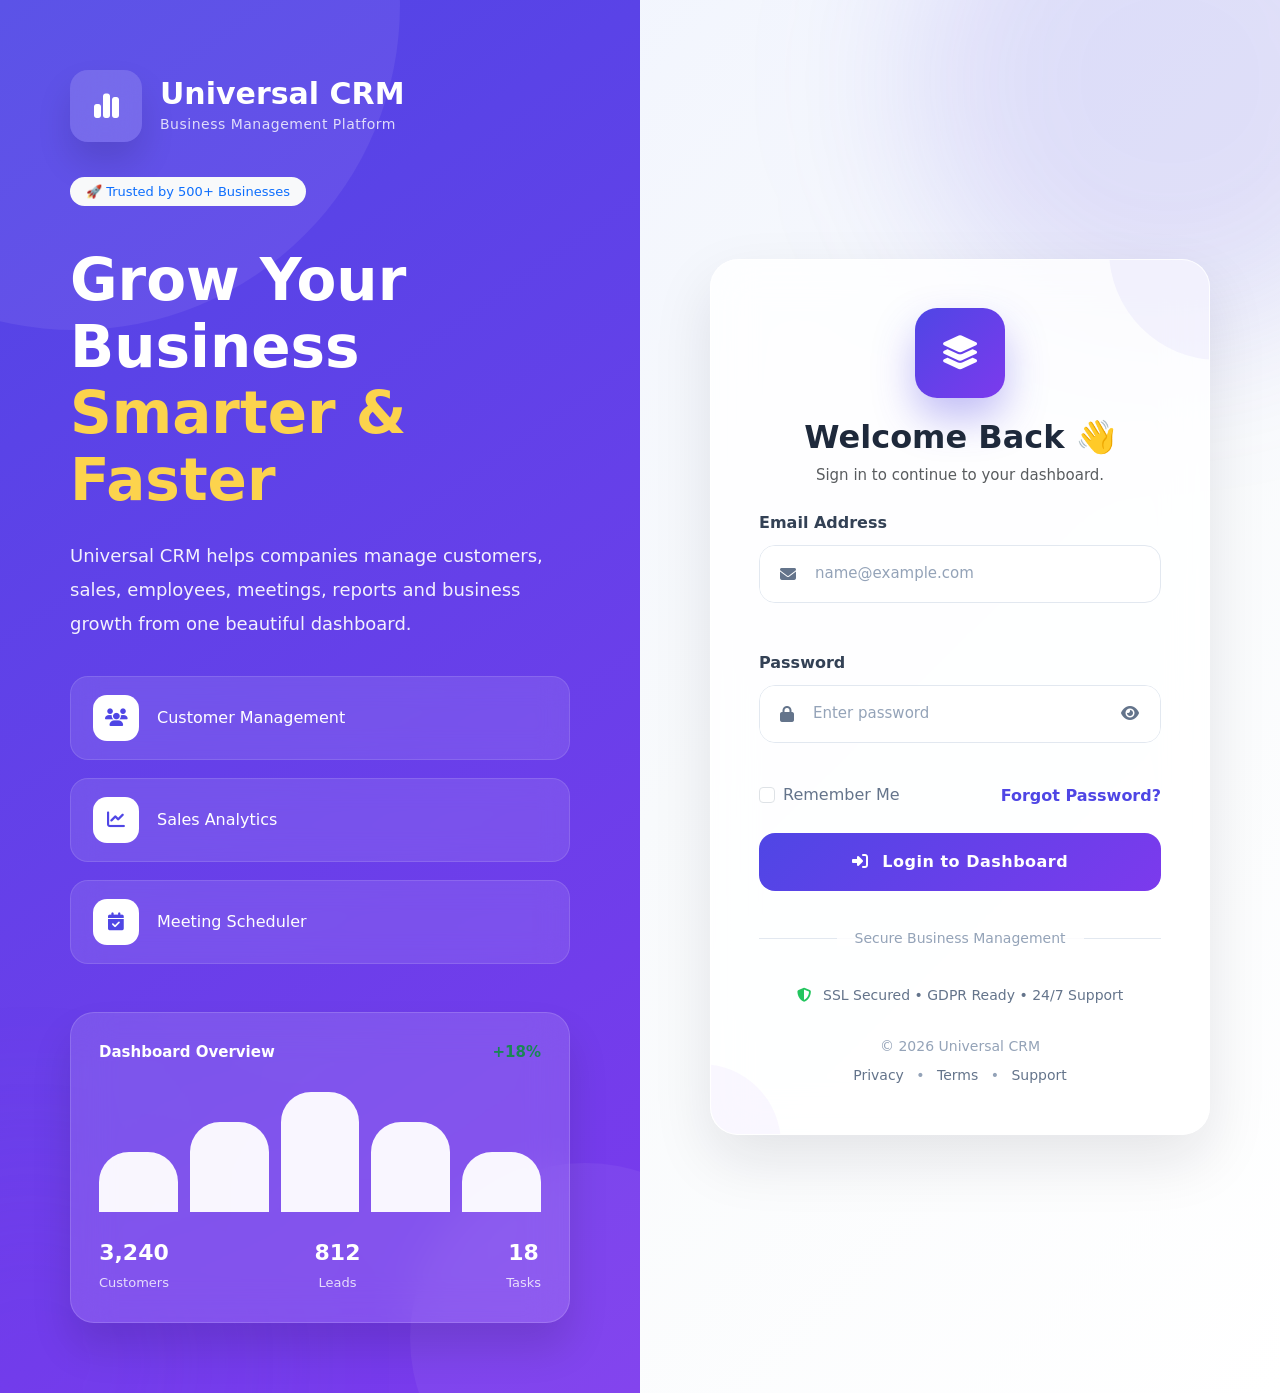
<file: index.html>
<!DOCTYPE html>
<html lang="en">

<head>
    <meta charset="UTF-8">
    <meta name="viewport" content="width=device-width, initial-scale=1.0">
    <title>Universal CRM</title>
    <link rel="preconnect" href="https://fonts.googleapis.com">
    <link rel="preconnect" href="https://fonts.gstatic.com" crossorigin>
    <link href="https://fonts.googleapis.com/css2?family=Poppins:wght@300;400;500;600;700&display=swap"
        rel="stylesheet">
    <link href="https://cdn.jsdelivr.net/npm/bootstrap@5.3.3/dist/css/bootstrap.min.css" rel="stylesheet">
    <link rel="stylesheet" href="https://cdnjs.cloudflare.com/ajax/libs/font-awesome/6.6.0/css/all.min.css">
    <link rel="stylesheet" href="css/style.css">
    <link rel="stylesheet" href="css/auth.css">
    <link rel="stylesheet" href="css/responsive.css">

</head>

<body>
<!-- ===================== LOGIN PAGE ===================== -->

<div class="container-fluid login-page">

    <div class="row min-vh-100">

        <!-- ========================================= -->
        <!-- LEFT PANEL -->
        <!-- ========================================= -->

        <div class="col-lg-6 d-none d-lg-flex left-panel">

            <div class="left-content">

                <div class="logo-box">

                    <div class="brand-icon">
                        <i class="fa-solid fa-chart-simple"></i>
                    </div>

                    <div>
                        <h2 class="mb-0">Universal CRM</h2>
                        <small>Business Management Platform</small>
                    </div>

                </div>

                <span class="badge bg-light text-primary px-3 py-2 mb-3">
                    🚀 Trusted by 500+ Businesses
                </span>

                <h1>
                    Grow Your Business
                    <span>Smarter & Faster</span>
                </h1>

                <p>
                    Universal CRM helps companies manage customers, sales,
                    employees, meetings, reports and business growth from one
                    beautiful dashboard.
                </p>

                <!-- Features -->

                <div class="features mt-4">

                    <div class="feature-item">
                        <i class="fa-solid fa-users"></i>
                        <span>Customer Management</span>
                    </div>

                    <div class="feature-item">
                        <i class="fa-solid fa-chart-line"></i>
                        <span>Sales Analytics</span>
                    </div>

                    <div class="feature-item">
                        <i class="fa-solid fa-calendar-check"></i>
                        <span>Meeting Scheduler</span>
                    </div>

                </div>

                <!-- Dashboard Preview -->

                <div class="dashboard-preview mt-5">

                    <div class="preview-header">

                        <span>Dashboard Overview</span>

                        <span class="text-success">
                            +18%
                        </span>

                    </div>

                    <div class="preview-chart">

                        <div class="bar h-50"></div>
                        <div class="bar h-75"></div>
                        <div class="bar h-100"></div>
                        <div class="bar h-75"></div>
                        <div class="bar h-50"></div>

                    </div>

                    <div class="stats-row">

                        <div>
                            <h5>3,240</h5>
                            <small>Customers</small>
                        </div>

                        <div>
                            <h5>812</h5>
                            <small>Leads</small>
                        </div>

                        <div>
                            <h5>18</h5>
                            <small>Tasks</small>
                        </div>

                    </div>

                </div>

            </div>

        </div>

        <!-- ========================================= -->
        <!-- RIGHT PANEL -->
        <!-- ========================================= -->

        <div class="col-lg-6 col-12 right-panel">

            <div class="login-card">

                <div class="text-center">

                    <div class="crm-logo">

                        <i class="fa-solid fa-layer-group"></i>

                    </div>

                    <h2>Welcome Back 👋</h2>

                    <p class="text-muted">
                        Sign in to continue to your dashboard.
                    </p>

                </div>

                <form id="loginForm" class="mt-4">

                    <!-- Email -->

                    <div class="mb-4">

                        <label class="form-label">

                            Email Address

                        </label>

                        <div class="input-group">

                            <span class="input-group-text">

                                <i class="fa-solid fa-envelope"></i>

                            </span>

                            <input
                                type="email"
                                class="form-control"
                                id="email"
                                placeholder="name@example.com">

                        </div>

                        <small class="text-danger" id="emailError"></small>

                    </div>

                    <!-- Password -->

                    <div class="mb-3">

                        <label class="form-label">

                            Password

                        </label>

                        <div class="input-group">

                            <span class="input-group-text">

                                <i class="fa-solid fa-lock"></i>

                            </span>

                            <input
                                type="password"
                                class="form-control"
                                id="password"
                                placeholder="Enter password">

                            <button
                                class="btn btn-light"
                                type="button"
                                id="togglePassword">

                                <i class="fa-solid fa-eye"></i>

                            </button>

                        </div>

                        <small class="text-danger" id="passwordError"></small>

                    </div>

                    <!-- Remember -->

                    <div class="d-flex justify-content-between align-items-center mb-4">

                        <div class="form-check">

                            <input
                                class="form-check-input"
                                type="checkbox"
                                id="remember">

                            <label
                                class="form-check-label"
                                for="remember">

                                Remember Me

                            </label>

                        </div>

                        <a
                            href="forgot-password.html"
                            class="forgot-link">

                            Forgot Password?

                        </a>

                    </div>

                    <!-- Login -->

                    <button
                        class="btn login-btn w-100">

                        <i class="fa-solid fa-right-to-bracket me-2"></i>

                        Login to Dashboard

                    </button>

                </form>

                <div class="divider">

                    <span>

                        Secure Business Management

                    </span>

                </div>

                <div class="security-info">

                    <i class="fa-solid fa-shield-halved"></i>

                    SSL Secured • GDPR Ready • 24/7 Support

                </div>

                <div class="footer-text">

                    © 2026 Universal CRM

                    <div class="mt-2">

                        <a href="#">Privacy</a>

                        <span class="mx-2">•</span>

                        <a href="#">Terms</a>

                        <span class="mx-2">•</span>

                        <a href="#">Support</a>

                    </div>

                </div>

            </div>

        </div>

    </div>

</div>




    <script src="https://cdn.jsdelivr.net/npm/bootstrap@5.3.3/dist/js/bootstrap.bundle.min.js"></script>
    <script src="js/app.js"></script>
</body>

</html>
</file>
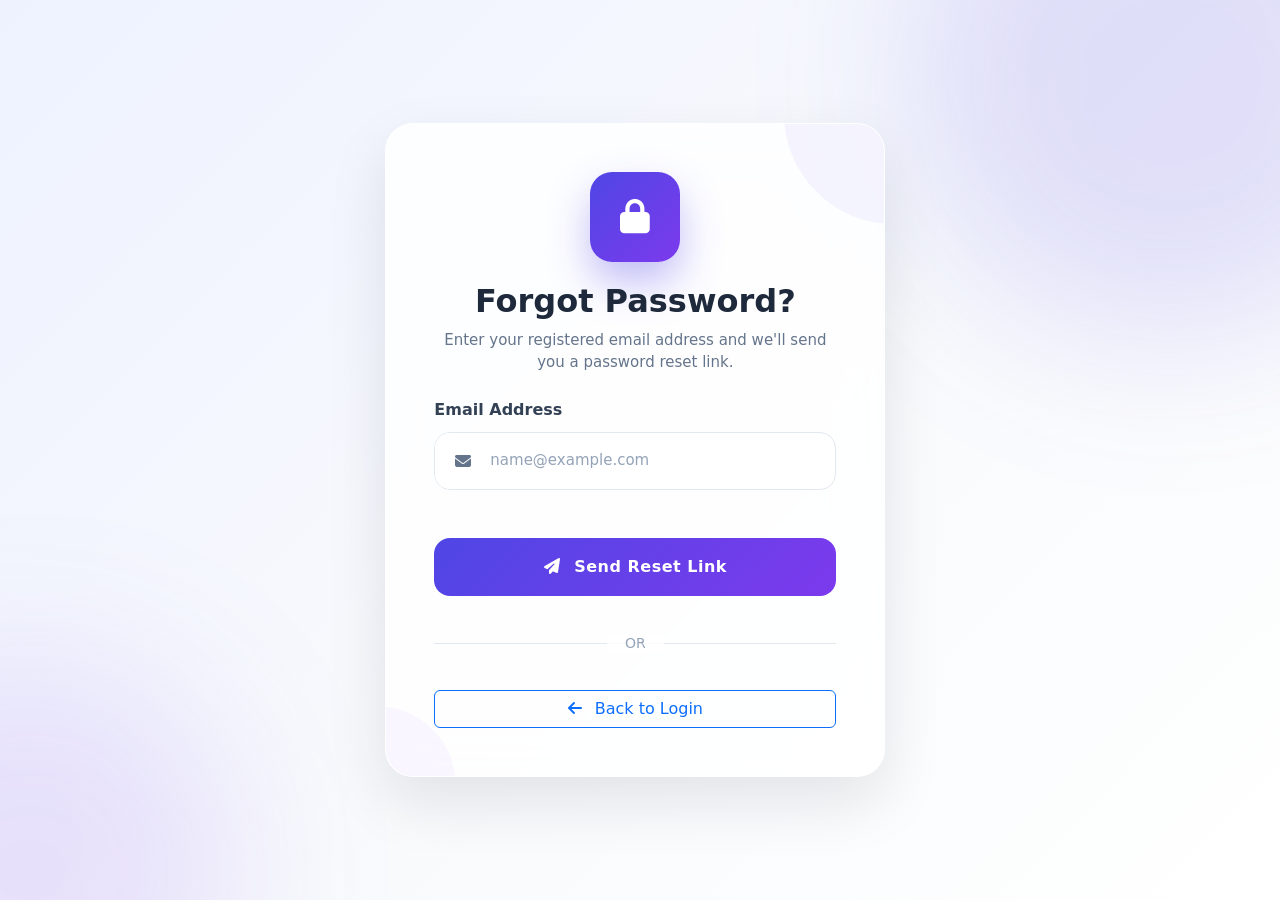
<file: forgot-password.html>
<!DOCTYPE html>
<html lang="en">

<head>

    <meta charset="UTF-8">

    <meta name="viewport"
          content="width=device-width, initial-scale=1.0">

    <title>Forgot Password | Universal CRM</title>

    <!-- Google Font -->

    <link rel="preconnect"
          href="https://fonts.googleapis.com">

    <link rel="preconnect"
          href="https://fonts.gstatic.com"
          crossorigin>

    <link href="https://fonts.googleapis.com/css2?family=Poppins:wght@300;400;500;600;700&display=swap"
          rel="stylesheet">

    <!-- Bootstrap -->

    <link href="https://cdn.jsdelivr.net/npm/bootstrap@5.3.3/dist/css/bootstrap.min.css"
          rel="stylesheet">

    <!-- Font Awesome -->

    <link rel="stylesheet"
          href="https://cdnjs.cloudflare.com/ajax/libs/font-awesome/6.6.0/css/all.min.css">

    <!-- CSS -->

    <link rel="stylesheet"
          href="css/style.css">

    <link rel="stylesheet"
          href="css/auth.css">

</head>

<body>

<div class="container-fluid login-page">

<div class="row justify-content-center align-items-center min-vh-100">

<div class="col-lg-5 col-md-8 col-sm-10">

<div class="login-card">

<div class="text-center">

<div class="crm-logo">

<i class="fa-solid fa-lock"></i>

</div>

<h2>Forgot Password?</h2>

<p class="mb-4">

Enter your registered email address and we'll send you a password reset link.

</p>

</div>

<div
class="alert alert-success d-none"
id="successAlert">

<i class="fa-solid fa-circle-check me-2"></i>

Password reset link has been sent.

</div>

<form id="forgotForm">

<div class="mb-4">

<label class="form-label">

Email Address

</label>

<div class="input-group">

<span class="input-group-text">

<i class="fa-solid fa-envelope"></i>

</span>

<input
type="email"
id="resetEmail"
class="form-control"
placeholder="name@example.com">

</div>

<small
id="resetEmailError"
class="text-danger"></small>

</div>

<button
class="btn login-btn w-100"
type="submit">

<i class="fa-solid fa-paper-plane me-2"></i>

Send Reset Link

</button>

</form>

<div class="divider">

<span>

OR

</span>

</div>

<a
href="index.html"
class="btn btn-outline-primary w-100">

<i class="fa-solid fa-arrow-left me-2"></i>

Back to Login

</a>

</div>

</div>

</div>

</div>

<script src="https://cdn.jsdelivr.net/npm/bootstrap@5.3.3/dist/js/bootstrap.bundle.min.js"></script>

<script src="js/app.js"></script>

</body>

</html>
</file>
<file: css/style.css>
(/* Animation utilities */)
@keyframes fadeInUp { from { opacity: 0; transform: translateY(8px); } to { opacity: 1; transform: none; } }
@keyframes fadeIn { from { opacity: 0; } to { opacity: 1; } }
@keyframes slideInLeft { from { opacity: 0; transform: translateX(-12px); } to { opacity: 1; transform: none; } }
@keyframes bounceSmall { 0%,100% { transform: translateY(0); } 50% { transform: translateY(-6px); } }
@keyframes spin360 { from { transform: rotate(0deg); } to { transform: rotate(360deg); } }

/* Animation utility classes */
.anim { animation-duration: 420ms; animation-fill-mode: both; }
.duration-short { animation-duration: 240ms; }
.duration-medium { animation-duration: 420ms; }
.duration-long { animation-duration: 900ms; }
.fade-in { animation-name: fadeIn; }
.fade-in-up { animation-name: fadeInUp; }
.slide-in-left { animation-name: slideInLeft; }
.bounce { animation-name: bounceSmall; animation-duration: 900ms; }
.spin { animation-name: spin360; animation-duration: 1.2s; animation-iteration-count: infinite; }

/* Stagger delays */
.delay-1 { animation-delay: 60ms; }
.delay-2 { animation-delay: 140ms; }
.delay-3 { animation-delay: 220ms; }

/* Accessibility: respect reduced motion */
@media (prefers-reduced-motion: reduce) {
	.anim, * { animation: none !important; transition: none !important; }
}

/* Example helper: apply on page load */
.appear { opacity: 0; }
.appear.is-visible { opacity: 1; transform: none; }
</file>
<file: css/auth.css>
/* ===========================================================
   UNIVERSAL CRM
   AUTH PAGE
   Login & Forgot Password
=========================================================== */

/* ===========================================================
   LOGIN PAGE BACKGROUND
=========================================================== */

.login-page{
    min-height:100vh;
    background:linear-gradient(135deg,#EEF2FF 0%,#F8FAFC 55%,#FFFFFF 100%);
    position:relative;
    overflow:hidden;
}

/* Decorative Blobs */

.login-page::before{
    content:"";
    position:absolute;
    width:520px;
    height:520px;
    background:rgba(79,70,229,.15);
    border-radius:50%;
    top:-180px;
    right:-150px;
    filter:blur(80px);
}

.login-page::after{
    content:"";
    position:absolute;
    width:420px;
    height:420px;
    background:rgba(124,58,237,.12);
    border-radius:50%;
    bottom:-180px;
    left:-180px;
    filter:blur(80px);
}

/* ===========================================================
   LEFT PANEL
=========================================================== */

.left-panel{

    position:relative;

    overflow:hidden;

    background:linear-gradient(145deg,#4F46E5,#7C3AED);

    display:flex;

    justify-content:center;

    align-items:center;

    padding:70px;

}

/* Glass Shapes */

.left-panel::before{

    content:"";

    position:absolute;

    width:650px;

    height:650px;

    border-radius:50%;

    background:rgba(255,255,255,.07);

    top:-320px;

    left:-250px;

}

.left-panel::after{

    content:"";

    position:absolute;

    width:350px;

    height:350px;

    border-radius:50%;

    background:rgba(255,255,255,.05);

    bottom:-120px;

    right:-120px;

}

/* ===========================================================
   LEFT CONTENT
=========================================================== */

.left-content{

    max-width:560px;

    position:relative;

    z-index:2;

    color:#fff;

    animation:slideLeft .8s ease;

}

/* ===========================================================
   BRAND
=========================================================== */

.logo-box{

    display:flex;

    align-items:center;

    gap:18px;

    margin-bottom:35px;

}

.brand-icon{

    width:72px;

    height:72px;

    border-radius:18px;

    display:flex;

    justify-content:center;

    align-items:center;

    background:rgba(255,255,255,.15);

    backdrop-filter:blur(15px);

    box-shadow:0 20px 35px rgba(0,0,0,.12);

    font-size:28px;

}

.logo-box h2{

    margin:0;

    font-size:30px;

    font-weight:700;

}

.logo-box small{

    font-size:14px;

    opacity:.8;

    letter-spacing:.5px;

}

/* ===========================================================
   BADGE
=========================================================== */

.left-content .badge{

    border-radius:30px;

    font-weight:500;

    font-size:13px;

}

/* ===========================================================
   HERO
=========================================================== */

.left-content h1{

    font-size:58px;

    font-weight:700;

    line-height:1.15;

    margin:25px 0;

}

.left-content h1 span{

    color:#FCD34D;

}

.left-content p{

    font-size:18px;

    line-height:1.9;

    opacity:.92;

    margin-bottom:35px;

}

/* ===========================================================
   FEATURES
=========================================================== */

.features{

    display:flex;

    flex-direction:column;

    gap:18px;

}

.feature-item{

    display:flex;

    align-items:center;

    gap:18px;

    background:rgba(255,255,255,.10);

    backdrop-filter:blur(14px);

    padding:18px 22px;

    border-radius:18px;

    transition:.35s;

    border:1px solid rgba(255,255,255,.12);

}

.feature-item:hover{

    transform:translateX(8px);

    background:rgba(255,255,255,.18);

}

.feature-item i{

    width:46px;

    height:46px;

    border-radius:14px;

    background:#fff;

    color:#4F46E5;

    display:flex;

    justify-content:center;

    align-items:center;

    font-size:18px;

    flex-shrink:0;

}

.feature-item span{

    font-size:16px;

    font-weight:500;

}

/* ===========================================================
   DASHBOARD PREVIEW
=========================================================== */

.dashboard-preview{

    margin-top:45px;

    padding:28px;

    background:rgba(255,255,255,.12);

    border:1px solid rgba(255,255,255,.15);

    backdrop-filter:blur(20px);

    border-radius:24px;

    box-shadow:0 25px 40px rgba(0,0,0,.12);

}

.preview-header{

    display:flex;

    justify-content:space-between;

    align-items:center;

    margin-bottom:28px;

    font-weight:600;

    font-size:15px;

}

.preview-chart{

    display:flex;

    align-items:flex-end;

    gap:12px;

    height:120px;

    margin-bottom:28px;

}

.bar{

    flex:1;

    border-radius:30px 30px 0 0;

    background:#fff;

    opacity:.95;

    transition:.3s;

}

.bar:hover{

    opacity:1;

    transform:scaleY(1.05);

}

.h-50{

    height:50%;

}

.h-75{

    height:75%;

}

.h-100{

    height:100%;

}

.stats-row{

    display:flex;

    justify-content:space-between;

    text-align:center;

}

.stats-row h5{

    margin-bottom:4px;

    font-weight:700;

    font-size:22px;

}

.stats-row small{

    opacity:.8;

    font-size:13px;

}

/* ===========================================================
   RIGHT PANEL
=========================================================== */

.right-panel{

    display:flex;

    justify-content:center;

    align-items:center;

    padding:60px;

    position:relative;

    z-index:5;

}

/* ===========================================================
   LOGIN CARD
=========================================================== */

.login-card{

    width:100%;

    max-width:500px;

    background:rgba(255,255,255,.82);

    backdrop-filter:blur(22px);

    -webkit-backdrop-filter:blur(22px);

    border:1px solid rgba(255,255,255,.6);

    border-radius:28px;

    padding:48px;

    box-shadow:
        0 25px 60px rgba(15,23,42,.10);

    transition:.35s;

    animation:fadeUp .7s ease;

}

.login-card:hover{

    transform:translateY(-6px);

    box-shadow:
        0 35px 80px rgba(15,23,42,.14);

}

/* ===========================================================
   LOGO
=========================================================== */

.crm-logo{

    width:90px;

    height:90px;

    margin:auto;

    border-radius:22px;

    display:flex;

    justify-content:center;

    align-items:center;

    background:linear-gradient(135deg,#4F46E5,#7C3AED);

    color:#fff;

    font-size:34px;

    margin-bottom:20px;

    box-shadow:
        0 20px 40px rgba(79,70,229,.35);

}

.crm-logo i{

    transition:.4s;

}

.crm-logo:hover i{

    transform:rotate(-8deg) scale(1.1);

}

/* ===========================================================
   HEADINGS
=========================================================== */

.login-card h2{

    font-size:32px;

    font-weight:700;

    color:#1E293B;

}

.login-card p{

    color:#64748B;

    margin-top:8px;

    margin-bottom:0;

    font-size:15px;

}

/* ===========================================================
   FORM
=========================================================== */

.form-label{

    font-weight:600;

    color:#334155;

    margin-bottom:10px;

}

.mb-4,
.mb-3{

    position:relative;

}

/* ===========================================================
   INPUT GROUP
=========================================================== */

.input-group{

    height:58px;

    border-radius:16px;

    overflow:hidden;

    border:1px solid #E2E8F0;

    background:#fff;

    transition:.3s;

}

.input-group:focus-within{

    border-color:#4F46E5;

    box-shadow:
        0 0 0 5px rgba(79,70,229,.12);

}

.input-group-text{

    border:none;

    background:#fff;

    color:#64748B;

    padding-left:20px;

    padding-right:15px;

}

.form-control{

    border:none;

    background:transparent;

    font-size:15px;

    color:#334155;

    padding-left:5px;

}

.form-control::placeholder{

    color:#94A3B8;

}

.form-control:focus{

    box-shadow:none;

    background:transparent;

}

/* ===========================================================
   PASSWORD TOGGLE
=========================================================== */

#togglePassword{

    border:none;

    background:#fff;

    color:#64748B;

    width:60px;

    transition:.3s;

}

#togglePassword:hover{

    color:#4F46E5;

}

/* ===========================================================
   CHECKBOX
=========================================================== */

.form-check-input{

    cursor:pointer;

    border-radius:6px;

}

.form-check-input:checked{

    background:#4F46E5;

    border-color:#4F46E5;

}

.form-check-label{

    cursor:pointer;

    color:#64748B;

}

/* ===========================================================
   FORGOT PASSWORD
=========================================================== */

.forgot-link{

    color:#4F46E5;

    font-weight:600;

    transition:.3s;

}

.forgot-link:hover{

    color:#7C3AED;

}

/* ===========================================================
   LOGIN BUTTON
=========================================================== */

.login-btn{

    position:relative;

    height:58px;

    border:none;

    border-radius:16px;

    overflow:hidden;

    background:linear-gradient(135deg,#4F46E5,#7C3AED);

    color:#fff;

    font-size:16px;

    font-weight:600;

    letter-spacing:.5px;

    transition:.35s;

}

.login-btn:hover{

    transform:translateY(-3px);

    box-shadow:
        0 20px 40px rgba(79,70,229,.35);

}

.login-btn:active{

    transform:scale(.98);

}

/* Shine Animation */

.login-btn::before{

    content:"";

    position:absolute;

    top:0;

    left:-120%;

    width:60%;

    height:100%;

    background:linear-gradient(

        90deg,

        transparent,

        rgba(255,255,255,.35),

        transparent

    );

    transform:skewX(-20deg);

    transition:.8s;

}

.login-btn:hover::before{

    left:140%;

}

/* ===========================================================
   VALIDATION
=========================================================== */

.text-danger{

    font-size:13px;

    margin-top:6px;

    display:block;

    min-height:18px;

}

/* ===========================================================
   DIVIDER
=========================================================== */

.divider{

    margin:35px 0;

    text-align:center;

    position:relative;

}

.divider::before{

    content:"";

    position:absolute;

    left:0;

    top:50%;

    width:100%;

    height:1px;

    background:#E2E8F0;

}

.divider span{

    position:relative;

    background:rgba(255,255,255,.85);

    padding:0 18px;

    color:#94A3B8;

    font-size:14px;

}

/* ===========================================================
   SECURITY INFO
=========================================================== */

.security-info{

    margin-top:20px;

    text-align:center;

    color:#64748B;

    font-size:14px;

}

.security-info i{

    color:#22C55E;

    margin-right:8px;

}

/* ===========================================================
   FOOTER
=========================================================== */

.footer-text{

    margin-top:30px;

    text-align:center;

    color:#94A3B8;

    font-size:14px;

}

.footer-text a{

    color:#64748B;

    transition:.3s;

}

.footer-text a:hover{

    color:#4F46E5;

}

/* ===========================================================
   ANIMATIONS
=========================================================== */

@keyframes fadeUp{

    from{

        opacity:0;

        transform:translateY(40px);

    }

    to{

        opacity:1;

        transform:translateY(0);

    }

}

@keyframes slideLeft{

    from{

        opacity:0;

        transform:translateX(-50px);

    }

    to{

        opacity:1;

        transform:translateX(0);

    }

}

/* ===========================================================
   MICRO INTERACTIONS
=========================================================== */

/* Smooth transitions */

*{
    transition:
        background-color .3s ease,
        border-color .3s ease,
        color .3s ease,
        transform .3s ease,
        box-shadow .3s ease;
}

/* Links */

a{
    text-decoration:none;
}

a:hover{
    text-decoration:none;
}

/* Selection */

::selection{
    background:#4F46E5;
    color:#fff;
}

/* Scrollbar */

::-webkit-scrollbar{
    width:8px;
}

::-webkit-scrollbar-track{
    background:#EEF2FF;
}

::-webkit-scrollbar-thumb{
    background:#4F46E5;
    border-radius:50px;
}

::-webkit-scrollbar-thumb:hover{
    background:#4338CA;
}

/* ===========================================================
   INPUT STATES
=========================================================== */

.form-control:disabled{
    background:#F8FAFC;
}

.form-control.is-valid{

    border-color:#22C55E;

}

.form-control.is-invalid{

    border-color:#EF4444;

}

.input-group.success{

    border-color:#22C55E;

    box-shadow:0 0 0 4px rgba(34,197,94,.15);

}

.input-group.error{

    border-color:#EF4444;

    box-shadow:0 0 0 4px rgba(239,68,68,.15);

}

/* ===========================================================
   BUTTON STATES
=========================================================== */

.login-btn:disabled{

    cursor:not-allowed;

    opacity:.7;

    transform:none;

    box-shadow:none;

}

/* Loading Spinner */

.login-btn.loading{

    pointer-events:none;

}

.login-btn.loading::after{

    content:"";

    width:18px;

    height:18px;

    margin-left:12px;

    display:inline-block;

    border:2px solid rgba(255,255,255,.4);

    border-top-color:#fff;

    border-radius:50%;

    animation:spin .7s linear infinite;

}

@keyframes spin{

    to{

        transform:rotate(360deg);

    }

}

/* ===========================================================
   CARD DECORATION
=========================================================== */

.login-card{

    position:relative;

    overflow:hidden;

}

.login-card::before{

    content:"";

    position:absolute;

    width:220px;

    height:220px;

    background:rgba(79,70,229,.05);

    border-radius:50%;

    top:-120px;

    right:-120px;

}

.login-card::after{

    content:"";

    position:absolute;

    width:160px;

    height:160px;

    background:rgba(124,58,237,.04);

    border-radius:50%;

    bottom:-90px;

    left:-90px;

}

/* ===========================================================
   FEATURE HOVER
=========================================================== */

.feature-item{

    cursor:pointer;

}

.feature-item:hover i{

    transform:rotate(-8deg) scale(1.1);

}

.feature-item i{

    transition:.35s;

}

/* ===========================================================
   DASHBOARD CARD EFFECT
=========================================================== */

.dashboard-preview{

    transition:.4s;

}

.dashboard-preview:hover{

    transform:translateY(-8px);

    box-shadow:

        0 35px 60px rgba(0,0,0,.18);

}

.bar{

    transition:.35s;

}

.bar:nth-child(1){

    animation:growBar .8s ease;

}

.bar:nth-child(2){

    animation:growBar .9s ease;

}

.bar:nth-child(3){

    animation:growBar 1s ease;

}

.bar:nth-child(4){

    animation:growBar 1.1s ease;

}

.bar:nth-child(5){

    animation:growBar 1.2s ease;

}

@keyframes growBar{

    from{

        height:0;

    }

}

/* ===========================================================
   ACCESSIBILITY
=========================================================== */

button:focus-visible,
input:focus-visible,
a:focus-visible{

    outline:3px solid rgba(79,70,229,.25);

    outline-offset:3px;

}

/* ===========================================================
   TABLET
=========================================================== */

@media(max-width:1200px){

    .left-content h1{

        font-size:48px;

    }

    .left-panel{

        padding:50px;

    }

    .login-card{

        max-width:460px;

        padding:40px;

    }

}

/* ===========================================================
   SMALL LAPTOP
=========================================================== */

@media(max-width:992px){

    .left-panel{

        display:none !important;

    }

    .right-panel{

        padding:30px;

    }

    .login-card{

        max-width:520px;

        border-radius:22px;

    }

}

/* ===========================================================
   MOBILE
=========================================================== */

@media(max-width:768px){

    .login-page{

        padding:20px;

    }

    .right-panel{

        padding:0;

    }

    .login-card{

        padding:32px 24px;

        border-radius:20px;

    }

    .crm-logo{

        width:75px;

        height:75px;

        font-size:28px;

    }

    .login-card h2{

        font-size:28px;

    }

    .login-btn{

        height:54px;

        font-size:15px;

    }

    .input-group{

        height:54px;

    }

}

/* ===========================================================
   SMALL MOBILE
=========================================================== */

@media(max-width:480px){

    .login-page{

        padding:16px;

    }

    .login-card{

        padding:28px 20px;

    }

    .crm-logo{

        width:65px;

        height:65px;

        border-radius:18px;

    }

    .login-card h2{

        font-size:24px;

    }

    .divider span{

        font-size:12px;

    }

    .security-info{

        font-size:13px;

    }

    .footer-text{

        font-size:13px;

    }

}

/* ===========================================================
   REDUCED MOTION
=========================================================== */

@media (prefers-reduced-motion: reduce){

    *{

        animation:none !important;

        transition:none !important;

        scroll-behavior:auto !important;

    }

}
</file>
<file: css/responsive.css>
/* Tablet */

@media(max-width:992px){

    .right-panel{

        padding:25px;

    }

}

/* Mobile */

@media(max-width:768px){

    .login-card{

        padding:30px;

    }

}

/* ===========================
   Dashboard Responsive
=========================== */

@media(max-width:992px){

.sidebar{

    left:-280px;

}

.sidebar.show{

    left:0;

}

.main-content{

    margin-left:0;

    width:100%;

}

.menu-toggle{

    display:flex;

    justify-content:center;

    align-items:center;

}

.search-box{

    width:220px;

}

}

@media(max-width:768px){

.top-navbar{

    padding:15px;

}

.search-box{

    display:none;

}

.profile-btn h6,
.profile-btn small,
.profile-btn i{

    display:none;

}

.profile-btn{

    padding:0;

    background:none;

}

}
</file>
